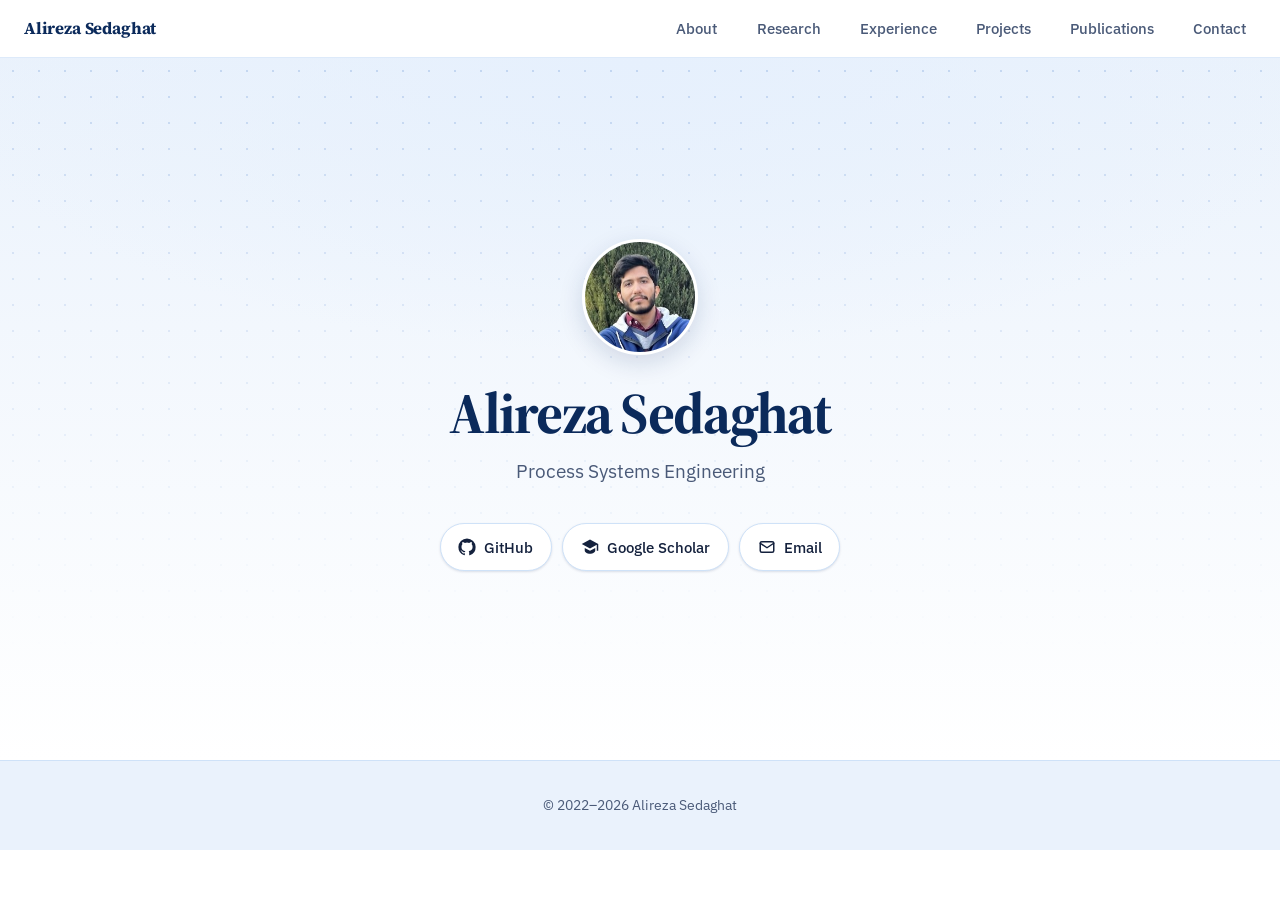
<file: index.html>
<!DOCTYPE html>
<html lang="en">
<head>
  <meta charset="utf-8">
  <meta name="viewport" content="width=device-width, initial-scale=1">
  <title>Alireza Sedaghat — Process System Engineer</title>
  <meta name="description" content="Homepage of Alireza Sedaghat, Process Systems Engineering">
  <meta name="theme-color" content="#0b2a5b">
  <link rel="canonical" href="https://arezasedaghat.github.io/">
  <meta property="og:title" content="Alireza Sedaghat — Chemical Engineer">
  <meta property="og:description" content="Modeling, simulation and control of chemical processes.">
  <meta property="og:type" content="profile">
  <meta property="og:url" content="https://arezasedaghat.github.io/">
  <meta name="twitter:card" content="summary">
  <link rel="icon" href="/favicon.svg" type="image/svg+xml">
  <link rel="preconnect" href="https://fonts.googleapis.com">
  <link rel="preconnect" href="https://fonts.gstatic.com" crossorigin>
  <link href="https://fonts.googleapis.com/css2?family=IBM+Plex+Sans:wght@400;500;600&family=Source+Serif+4:wght@600;700&display=swap" rel="stylesheet">
  <link rel="stylesheet" href="style.css">
  <script type="application/ld+json">
  {
    "@context": "https://schema.org",
    "@type": "Person",
    "name": "Alireza Sedaghat",
    "jobTitle": "Chemical Engineer",
    "url": "https://arezasedaghat.github.io/",
    "sameAs": [
      "https://github.com/arezasedaghat",
      "https://scholar.google.com/citations?user=bqL5dq0AAAAJ"
    ]
  }
  </script>
</head>
<body>
  <a class="skip-link" href="#main">Skip to content</a>

  <header class="topbar">
    <a class="brand" href="index.html">Alireza Sedaghat</a>
    <nav aria-label="Primary">
      <ul>
        <li><a href="about.html">About</a></li>
        <li><a href="research.html">Research</a></li>
        <li><a href="experience.html">Experience</a></li>
        <li><a href="projects.html">Projects</a></li>
        <li><a href="publications.html">Publications</a></li>
        <li><a href="contact.html">Contact</a></li>
      </ul>
    </nav>
  </header>

  <main id="main" class="hero">
    <img class="avatar" src="assets/avatar.jpg" alt="Alireza Sedaghat" width="116" height="116">
    <h1>Alireza Sedaghat</h1>
    <p class="role">Process Systems Engineering</p>

    <div class="social-links">
      <a href="https://github.com/arezasedaghat" rel="me noopener" target="_blank">
        <svg viewBox="0 0 24 24" fill="currentColor" aria-hidden="true"><path d="M12 .5A11.5 11.5 0 0 0 .5 12a11.5 11.5 0 0 0 7.86 10.93c.58.1.79-.25.79-.55v-2c-3.2.7-3.88-1.37-3.88-1.37-.53-1.33-1.29-1.69-1.29-1.69-1.05-.72.08-.7.08-.7 1.16.08 1.77 1.19 1.77 1.19 1.03 1.77 2.7 1.26 3.36.96.1-.74.4-1.26.73-1.55-2.55-.29-5.24-1.28-5.24-5.7 0-1.26.45-2.29 1.18-3.1-.12-.29-.51-1.46.11-3.05 0 0 .97-.31 3.18 1.18a11 11 0 0 1 5.8 0c2.2-1.49 3.17-1.18 3.17-1.18.63 1.59.24 2.76.12 3.05.74.81 1.18 1.84 1.18 3.1 0 4.43-2.7 5.41-5.26 5.7.41.36.78 1.06.78 2.14v3.17c0 .31.21.66.8.55A11.5 11.5 0 0 0 23.5 12 11.5 11.5 0 0 0 12 .5Z"/></svg>
        GitHub
      </a>
      <a href="https://scholar.google.com/citations?user=bqL5dq0AAAAJ&amp;hl=en" rel="me noopener" target="_blank">
        <svg viewBox="0 0 24 24" fill="currentColor" aria-hidden="true"><path d="M12 2 1 8l11 6 9-4.91V17h2V8L12 2Z"/><path d="M5 13.18V17c0 2 3.13 4 7 4s7-2 7-4v-3.82l-7 3.82-7-3.82Z"/></svg>
        Google Scholar
      </a>
      <a href="mailto:alireza29sedaghat79@gmail.com">
        <svg viewBox="0 0 24 24" fill="none" stroke="currentColor" stroke-width="2" stroke-linecap="round" stroke-linejoin="round" aria-hidden="true"><rect x="3" y="5" width="18" height="14" rx="2"/><path d="m3 7 9 6 9-6"/></svg>
        Email
      </a>
    </div>
  </main>

  <footer>
    <p>© 2022–<span id="year">2026</span> Alireza Sedaghat</p>
  </footer>

  <script>
    document.getElementById("year").textContent = new Date().getFullYear();
  </script>
</body>
</html>
</file>
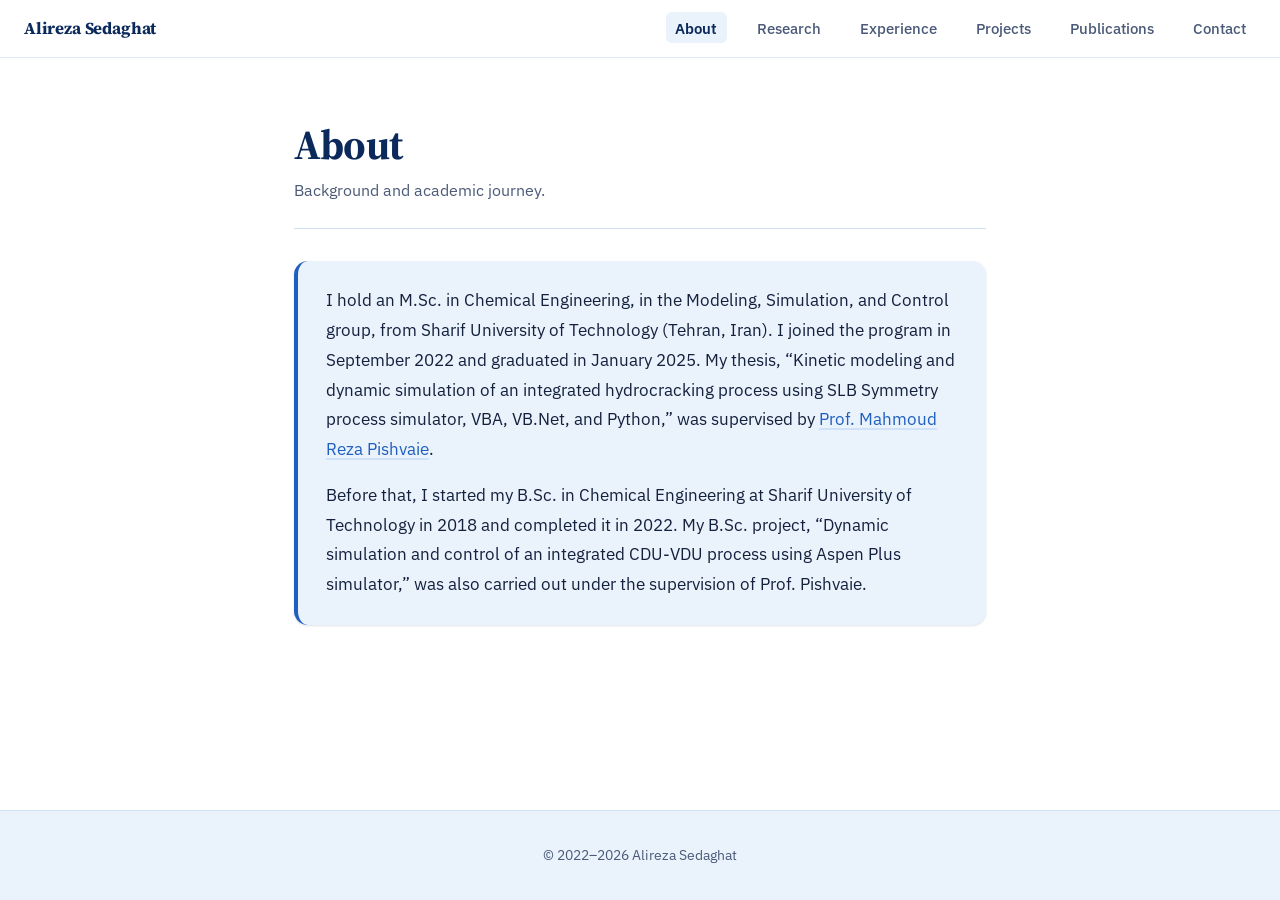
<file: about.html>
<!DOCTYPE html>
<html lang="en">
<head>
  <meta charset="utf-8">
  <meta name="viewport" content="width=device-width, initial-scale=1">
  <title>About — Alireza Sedaghat</title>
  <meta name="description" content="About Alireza Sedaghat, M.Sc. in Chemical Engineering from Sharif University of Technology.">
  <meta name="theme-color" content="#0b2a5b">
  <link rel="icon" href="/favicon.svg" type="image/svg+xml">
  <link rel="preconnect" href="https://fonts.googleapis.com">
  <link rel="preconnect" href="https://fonts.gstatic.com" crossorigin>
  <link href="https://fonts.googleapis.com/css2?family=IBM+Plex+Sans:wght@400;500;600&family=Source+Serif+4:wght@600;700&display=swap" rel="stylesheet">
  <link rel="stylesheet" href="style.css">
</head>
<body>
  <a class="skip-link" href="#main">Skip to content</a>

  <header class="topbar">
    <a class="brand" href="index.html">Alireza Sedaghat</a>
    <nav aria-label="Primary">
      <ul>
        <li><a href="about.html" aria-current="page">About</a></li>
        <li><a href="research.html">Research</a></li>
        <li><a href="experience.html">Experience</a></li>
        <li><a href="projects.html">Projects</a></li>
        <li><a href="publications.html">Publications</a></li>
        <li><a href="contact.html">Contact</a></li>
      </ul>
    </nav>
  </header>

  <main id="main" class="page">
    <header class="page-header">
      <h1>About</h1>
      <p>Background and academic journey.</p>
    </header>

    <div class="about-box">
      <p>
        I hold an M.Sc. in Chemical Engineering, in the Modeling, Simulation, and Control group,
        from Sharif University of Technology (Tehran, Iran). I joined the program in September 2022
        and graduated in January 2025. My thesis, “Kinetic modeling and dynamic simulation of an
        integrated hydrocracking process using SLB Symmetry process simulator, VBA, VB.Net, and
        Python,” was supervised by
        <a href="https://scholar.google.com/citations?user=EVMUh8cAAAAJ&amp;hl=en">Prof. Mahmoud Reza Pishvaie</a>.
      </p>
      <p>
        Before that, I started my B.Sc. in Chemical Engineering at Sharif University of Technology
        in 2018 and completed it in 2022. My B.Sc. project, “Dynamic simulation and control of an
        integrated CDU-VDU process using Aspen Plus simulator,” was also carried out under the
        supervision of Prof. Pishvaie.
      </p>
    </div>
  </main>

  <footer>
    <p>© 2022–<span id="year">2026</span> Alireza Sedaghat</p>
  </footer>

  <script>
    document.getElementById("year").textContent = new Date().getFullYear();
  </script>
</body>
</html>
</file>
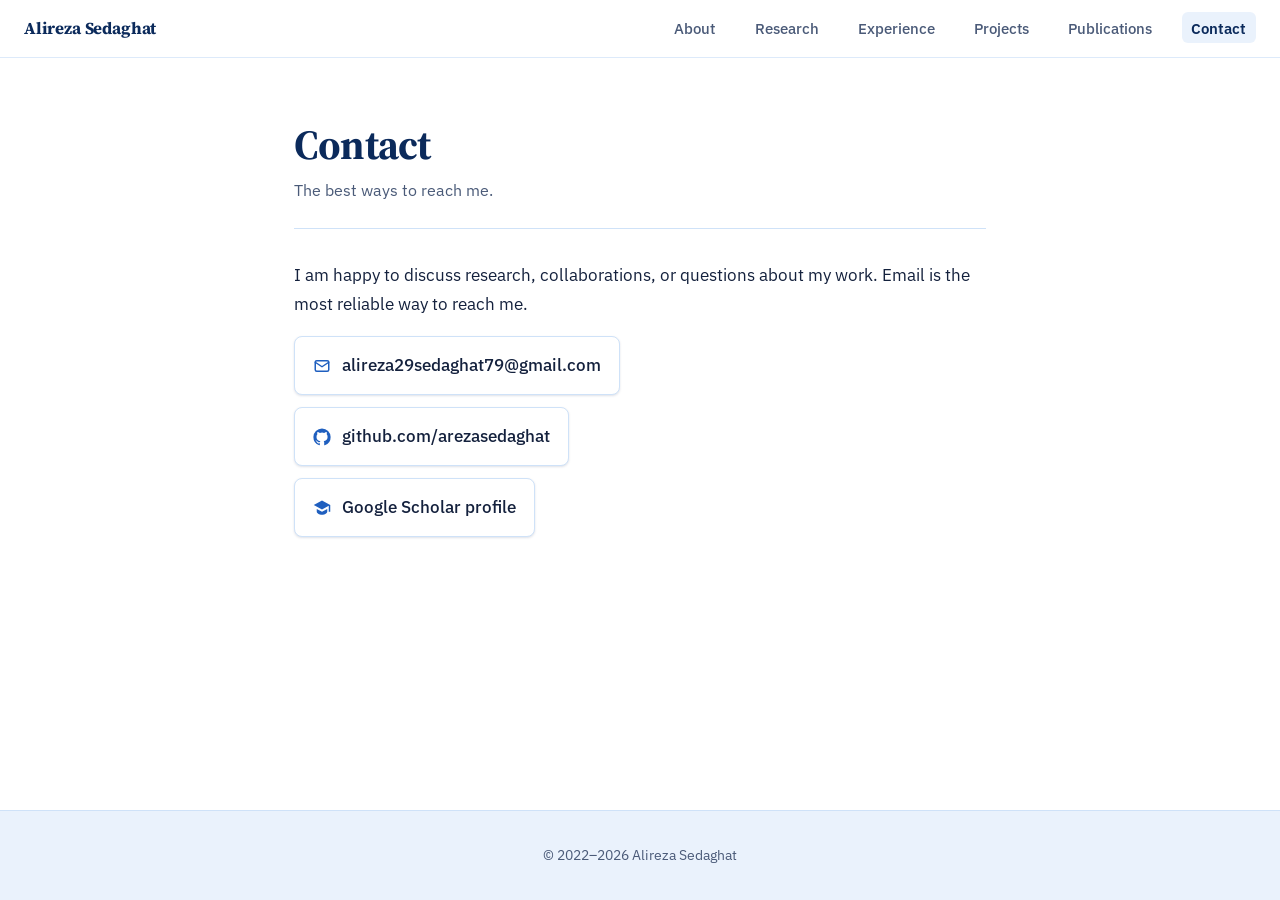
<file: contact.html>
<!DOCTYPE html>
<html lang="en">
<head>
  <meta charset="utf-8">
  <meta name="viewport" content="width=device-width, initial-scale=1">
  <title>Contact — Alireza Sedaghat</title>
  <meta name="description" content="Contact Alireza Sedaghat by email or GitHub.">
  <meta name="theme-color" content="#0b2a5b">
  <link rel="icon" href="/favicon.svg" type="image/svg+xml">
  <link rel="preconnect" href="https://fonts.googleapis.com">
  <link rel="preconnect" href="https://fonts.gstatic.com" crossorigin>
  <link href="https://fonts.googleapis.com/css2?family=IBM+Plex+Sans:wght@400;500;600&family=Source+Serif+4:wght@600;700&display=swap" rel="stylesheet">
  <link rel="stylesheet" href="style.css">
</head>
<body>
  <a class="skip-link" href="#main">Skip to content</a>

  <header class="topbar">
    <a class="brand" href="index.html">Alireza Sedaghat</a>
    <nav aria-label="Primary">
      <ul>
        <li><a href="about.html">About</a></li>
        <li><a href="research.html">Research</a></li>
        <li><a href="experience.html">Experience</a></li>
        <li><a href="projects.html">Projects</a></li>
        <li><a href="publications.html">Publications</a></li>
        <li><a href="contact.html" aria-current="page">Contact</a></li>
      </ul>
    </nav>
  </header>

  <main id="main" class="page">
    <header class="page-header">
      <h1>Contact</h1>
      <p>The best ways to reach me.</p>
    </header>

    <p>
      I am happy to discuss research, collaborations, or questions about my work.
      Email is the most reliable way to reach me.
    </p>

    <ul class="contact-list">
      <li>
        <a href="mailto:alireza29sedaghat79@gmail.com">
          <svg viewBox="0 0 24 24" fill="none" stroke="currentColor" stroke-width="2" stroke-linecap="round" stroke-linejoin="round" aria-hidden="true"><rect x="3" y="5" width="18" height="14" rx="2"/><path d="m3 7 9 6 9-6"/></svg>
          alireza29sedaghat79@gmail.com
        </a>
      </li>
      <li>
        <a href="https://github.com/arezasedaghat" rel="me noopener" target="_blank">
          <svg viewBox="0 0 24 24" fill="currentColor" aria-hidden="true"><path d="M12 .5A11.5 11.5 0 0 0 .5 12a11.5 11.5 0 0 0 7.86 10.93c.58.1.79-.25.79-.55v-2c-3.2.7-3.88-1.37-3.88-1.37-.53-1.33-1.29-1.69-1.29-1.69-1.05-.72.08-.7.08-.7 1.16.08 1.77 1.19 1.77 1.19 1.03 1.77 2.7 1.26 3.36.96.1-.74.4-1.26.73-1.55-2.55-.29-5.24-1.28-5.24-5.7 0-1.26.45-2.29 1.18-3.1-.12-.29-.51-1.46.11-3.05 0 0 .97-.31 3.18 1.18a11 11 0 0 1 5.8 0c2.2-1.49 3.17-1.18 3.17-1.18.63 1.59.24 2.76.12 3.05.74.81 1.18 1.84 1.18 3.1 0 4.43-2.7 5.41-5.26 5.7.41.36.78 1.06.78 2.14v3.17c0 .31.21.66.8.55A11.5 11.5 0 0 0 23.5 12 11.5 11.5 0 0 0 12 .5Z"/></svg>
          github.com/arezasedaghat
        </a>
      </li>
      <li>
        <a href="https://scholar.google.com/citations?user=bqL5dq0AAAAJ&amp;hl=en" rel="me noopener" target="_blank">
          <svg viewBox="0 0 24 24" fill="currentColor" aria-hidden="true"><path d="M12 2 1 8l11 6 9-4.91V17h2V8L12 2Z"/><path d="M5 13.18V17c0 2 3.13 4 7 4s7-2 7-4v-3.82l-7 3.82-7-3.82Z"/></svg>
          Google Scholar profile
        </a>
      </li>
    </ul>
  </main>

  <footer>
    <p>© 2022–<span id="year">2026</span> Alireza Sedaghat</p>
  </footer>

  <script>
    document.getElementById("year").textContent = new Date().getFullYear();
  </script>
</body>
</html>
</file>
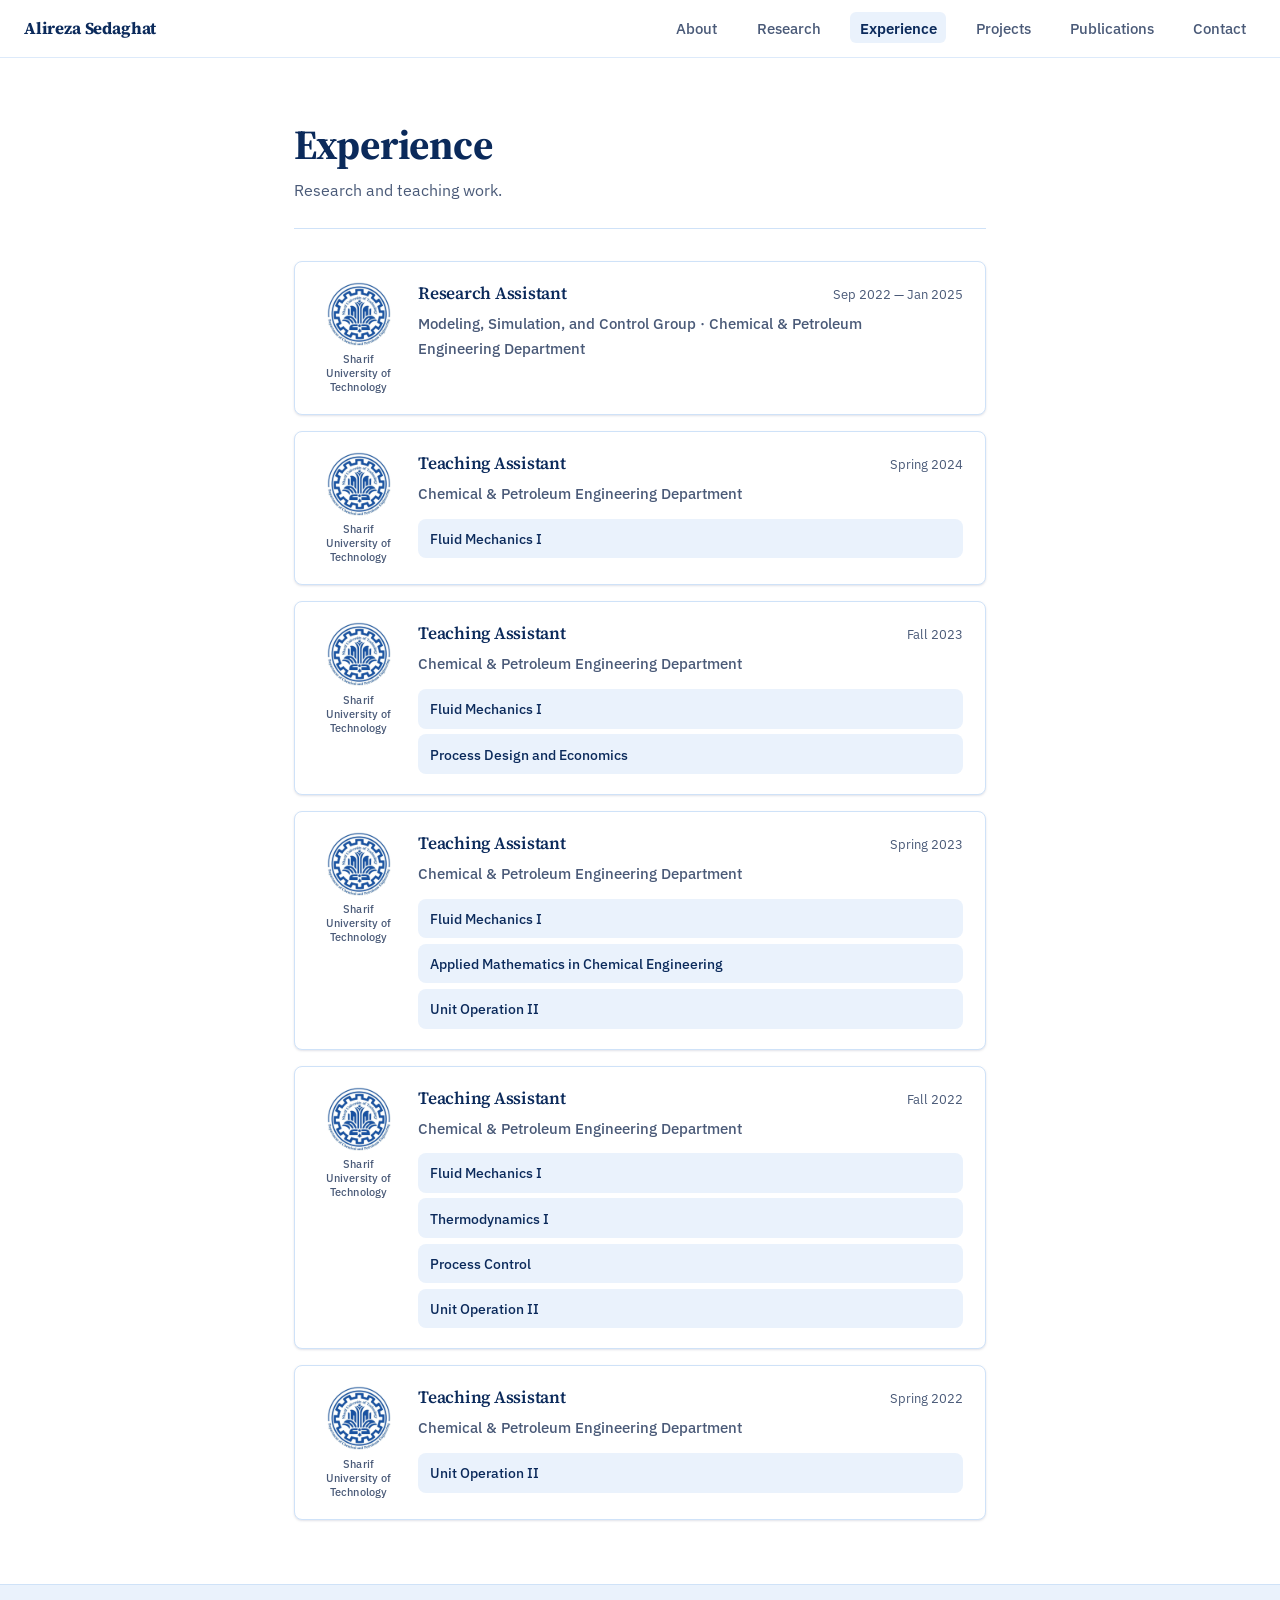
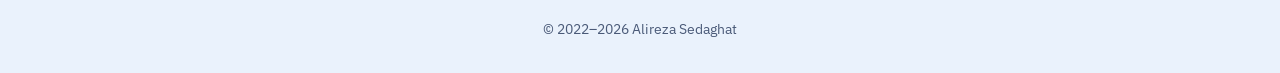
<file: experience.html>
<!DOCTYPE html>
<html lang="en">
<head>
  <meta charset="utf-8">
  <meta name="viewport" content="width=device-width, initial-scale=1">
  <title>Experience — Alireza Sedaghat</title>
  <meta name="description" content="Professional and research experience of Alireza Sedaghat.">
  <meta name="theme-color" content="#0b2a5b">
  <link rel="icon" href="/favicon.svg" type="image/svg+xml">
  <link rel="preconnect" href="https://fonts.googleapis.com">
  <link rel="preconnect" href="https://fonts.gstatic.com" crossorigin>
  <link href="https://fonts.googleapis.com/css2?family=IBM+Plex+Sans:wght@400;500;600&family=Source+Serif+4:wght@600;700&display=swap" rel="stylesheet">
  <link rel="stylesheet" href="style.css">
</head>
<body>
  <a class="skip-link" href="#main">Skip to content</a>

  <header class="topbar">
    <a class="brand" href="index.html">Alireza Sedaghat</a>
    <nav aria-label="Primary">
      <ul>
        <li><a href="about.html">About</a></li>
        <li><a href="research.html">Research</a></li>
        <li><a href="experience.html" aria-current="page">Experience</a></li>
        <li><a href="projects.html">Projects</a></li>
        <li><a href="publications.html">Publications</a></li>
        <li><a href="contact.html">Contact</a></li>
      </ul>
    </nav>
  </header>

  <main id="main" class="page">
    <header class="page-header">
      <h1>Experience</h1>
      <p>Research and teaching work.</p>
    </header>

    <ul class="timeline">

      <!-- Research Assistant -->
      <li class="timeline-item">
        <aside class="timeline-logo" aria-hidden="true">
          <img src="assets/sharif-logo.png" alt="" width="64" height="64">
          <span class="logo-caption">Sharif University of Technology</span>
        </aside>
        <div class="timeline-body">
          <div class="timeline-head">
            <h2 class="timeline-role">Research Assistant</h2>
            <span class="timeline-date">Sep 2022 — Jan 2025</span>
          </div>
          <p class="timeline-org">
            Modeling, Simulation, and Control Group · Chemical &amp; Petroleum Engineering Department
          </p>
        </div>
      </li>

      <!-- Spring 2024 -->
      <li class="timeline-item">
        <aside class="timeline-logo" aria-hidden="true">
          <img src="assets/sharif-logo.png" alt="" width="64" height="64">
          <span class="logo-caption">Sharif University of Technology</span>
        </aside>
        <div class="timeline-body">
          <div class="timeline-head">
            <h2 class="timeline-role">Teaching Assistant</h2>
            <span class="timeline-date">Spring 2024</span>
          </div>
          <p class="timeline-org">
            Chemical &amp; Petroleum Engineering Department
          </p>
          <ul class="timeline-courses">
            <li><span class="course-name">Fluid Mechanics I</span></li>
          </ul>
        </div>
      </li>

      <!-- Fall 2023 -->
      <li class="timeline-item">
        <aside class="timeline-logo" aria-hidden="true">
          <img src="assets/sharif-logo.png" alt="" width="64" height="64">
          <span class="logo-caption">Sharif University of Technology</span>
        </aside>
        <div class="timeline-body">
          <div class="timeline-head">
            <h2 class="timeline-role">Teaching Assistant</h2>
            <span class="timeline-date">Fall 2023</span>
          </div>
          <p class="timeline-org">
            Chemical &amp; Petroleum Engineering Department
          </p>
          <ul class="timeline-courses">
            <li><span class="course-name">Fluid Mechanics I</span></li>
            <li><span class="course-name">Process Design and Economics</span></li>
          </ul>
        </div>
      </li>

      <!-- Spring 2023 -->
      <li class="timeline-item">
        <aside class="timeline-logo" aria-hidden="true">
          <img src="assets/sharif-logo.png" alt="" width="64" height="64">
          <span class="logo-caption">Sharif University of Technology</span>
        </aside>
        <div class="timeline-body">
          <div class="timeline-head">
            <h2 class="timeline-role">Teaching Assistant</h2>
            <span class="timeline-date">Spring 2023</span>
          </div>
          <p class="timeline-org">
            Chemical &amp; Petroleum Engineering Department
          </p>
          <ul class="timeline-courses">
            <li><span class="course-name">Fluid Mechanics I</span></li>
            <li><span class="course-name">Applied Mathematics in Chemical Engineering</span></li>
            <li><span class="course-name">Unit Operation II</span></li>
          </ul>
        </div>
      </li>

      <!-- Fall 2022 -->
      <li class="timeline-item">
        <aside class="timeline-logo" aria-hidden="true">
          <img src="assets/sharif-logo.png" alt="" width="64" height="64">
          <span class="logo-caption">Sharif University of Technology</span>
        </aside>
        <div class="timeline-body">
          <div class="timeline-head">
            <h2 class="timeline-role">Teaching Assistant</h2>
            <span class="timeline-date">Fall 2022</span>
          </div>
          <p class="timeline-org">
            Chemical &amp; Petroleum Engineering Department
          </p>
          <ul class="timeline-courses">
            <li><span class="course-name">Fluid Mechanics I</span></li>
            <li><span class="course-name">Thermodynamics I</span></li>
            <li><span class="course-name">Process Control</span></li>
            <li><span class="course-name">Unit Operation II</span></li>
          </ul>
        </div>
      </li>

      <!-- Spring 2022 -->
      <li class="timeline-item">
        <aside class="timeline-logo" aria-hidden="true">
          <img src="assets/sharif-logo.png" alt="" width="64" height="64">
          <span class="logo-caption">Sharif University of Technology</span>
        </aside>
        <div class="timeline-body">
          <div class="timeline-head">
            <h2 class="timeline-role">Teaching Assistant</h2>
            <span class="timeline-date">Spring 2022</span>
          </div>
          <p class="timeline-org">
            Chemical &amp; Petroleum Engineering Department
          </p>
          <ul class="timeline-courses">
            <li><span class="course-name">Unit Operation II</span></li>
          </ul>
        </div>
      </li>

    </ul>
  </main>

  <footer>
    <p>© 2022–<span id="year">2026</span> Alireza Sedaghat</p>
  </footer>

  <script>
    document.getElementById("year").textContent = new Date().getFullYear();
  </script>
</body>
</html>
</file>
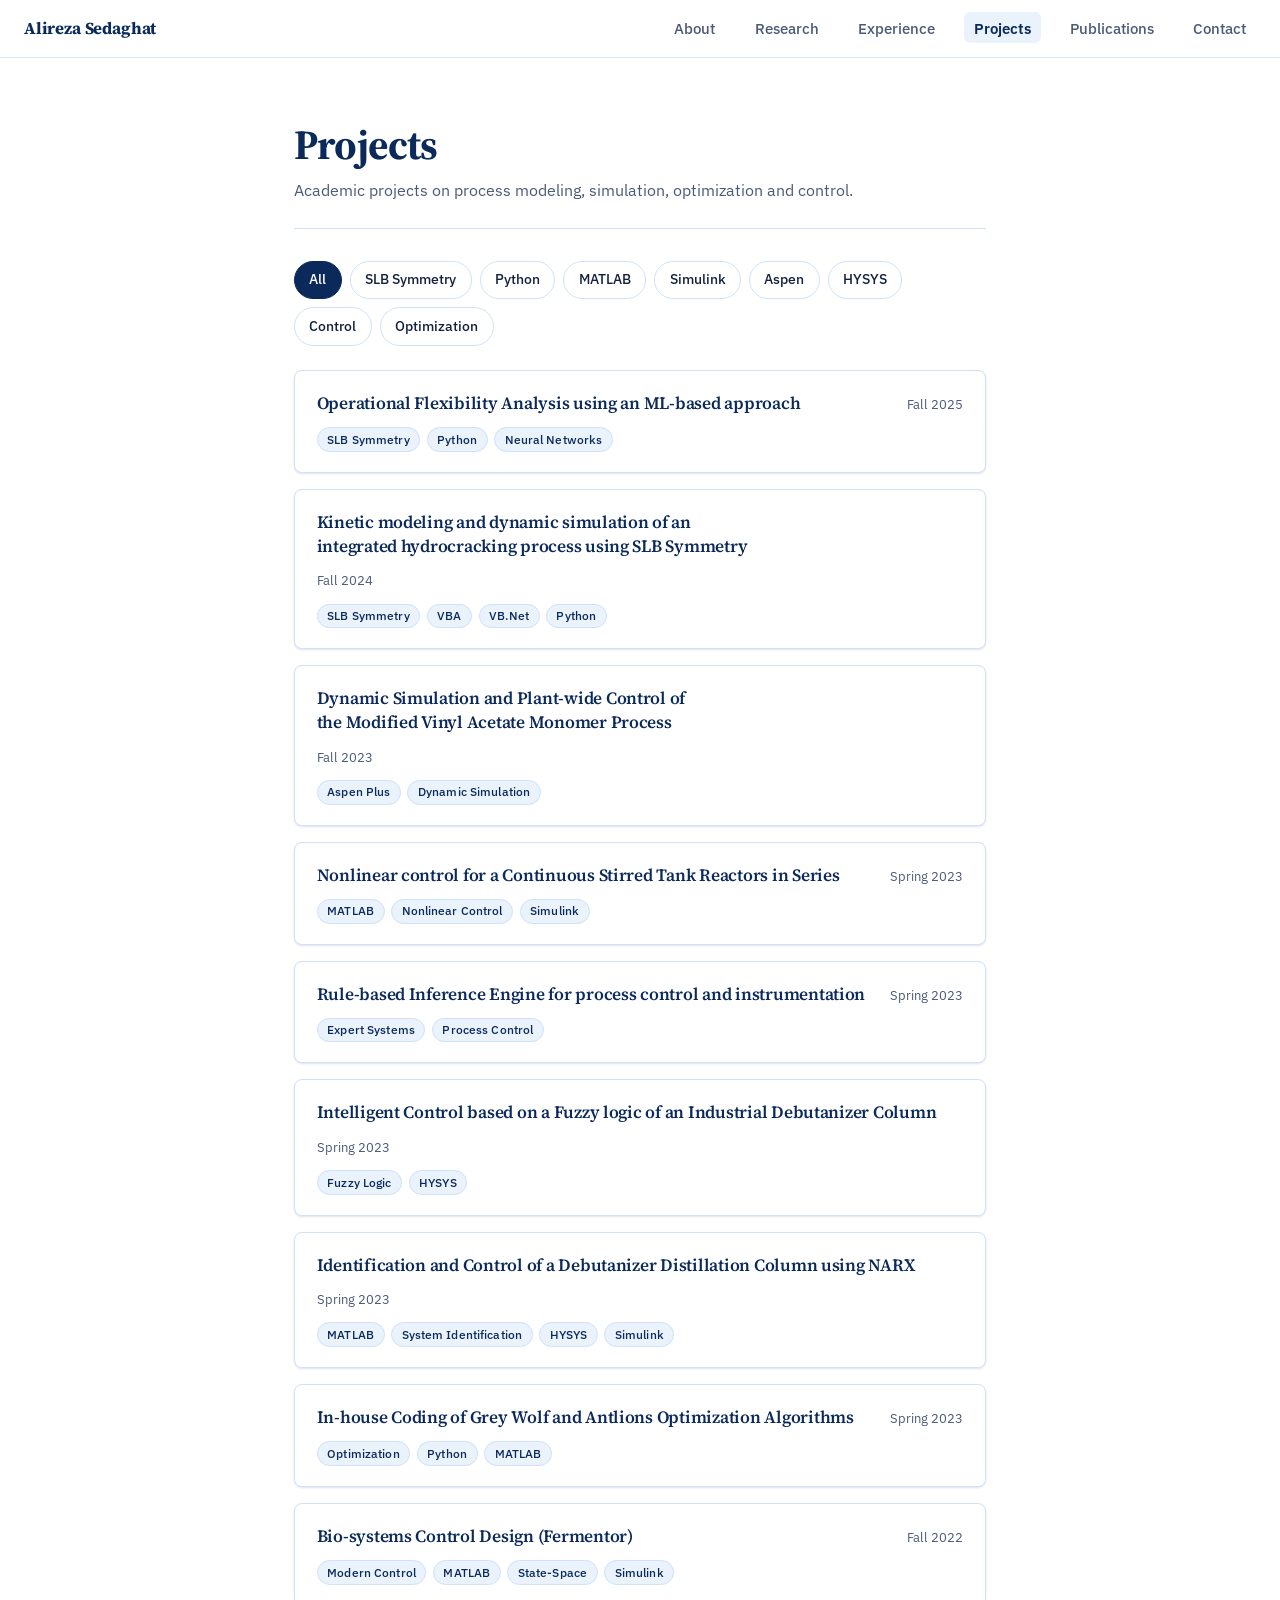
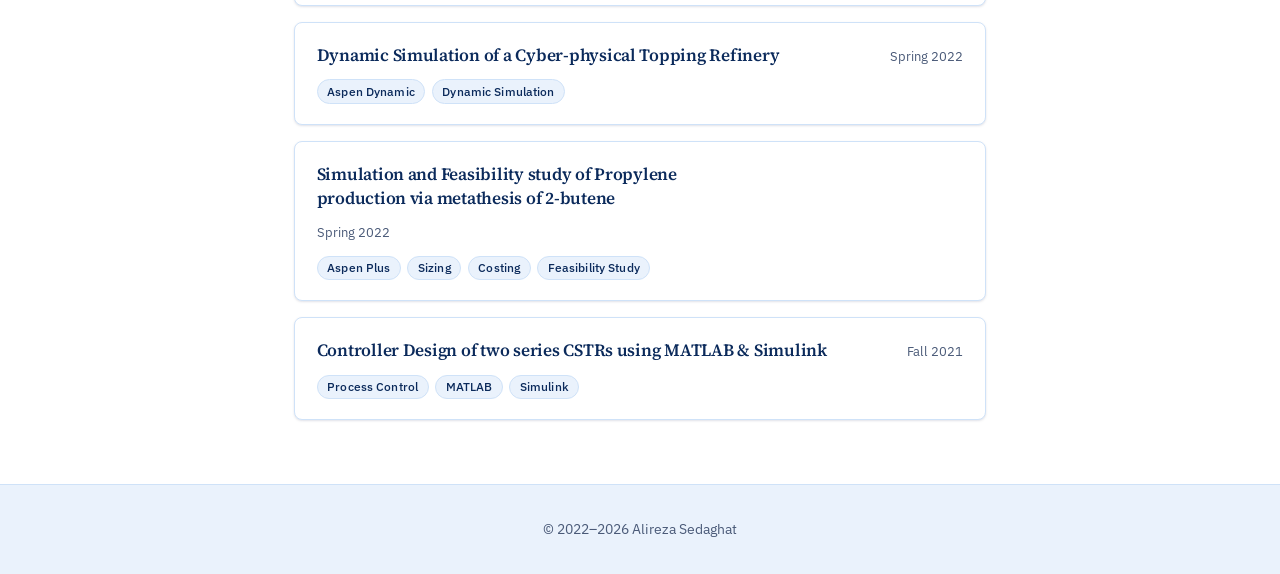
<file: projects.html>
<!DOCTYPE html>
<html lang="en">
<head>
  <meta charset="utf-8">
  <meta name="viewport" content="width=device-width, initial-scale=1">
  <title>Projects — Alireza Sedaghat</title>
  <meta name="description" content="Academic projects by Alireza Sedaghat on process modeling, simulation, optimization and control.">
  <meta name="theme-color" content="#0b2a5b">
  <link rel="icon" href="/favicon.svg" type="image/svg+xml">
  <link rel="preconnect" href="https://fonts.googleapis.com">
  <link rel="preconnect" href="https://fonts.gstatic.com" crossorigin>
  <link href="https://fonts.googleapis.com/css2?family=IBM+Plex+Sans:wght@400;500;600&family=Source+Serif+4:wght@600;700&display=swap" rel="stylesheet">
  <link rel="stylesheet" href="style.css">
</head>
<body>
  <a class="skip-link" href="#main">Skip to content</a>

  <header class="topbar">
    <a class="brand" href="index.html">Alireza Sedaghat</a>
    <nav aria-label="Primary">
      <ul>
        <li><a href="about.html">About</a></li>
        <li><a href="research.html">Research</a></li>
        <li><a href="experience.html">Experience</a></li>
        <li><a href="projects.html" aria-current="page">Projects</a></li>
        <li><a href="publications.html">Publications</a></li>
        <li><a href="contact.html">Contact</a></li>
      </ul>
    </nav>
  </header>

  <main id="main" class="page">
    <header class="page-header">
      <h1>Projects</h1>
      <p>Academic projects on process modeling, simulation, optimization and control.</p>
    </header>

    <div class="project-filter" role="group" aria-label="Filter projects">
      <button type="button" data-filter="all" aria-pressed="true">All</button>
      <button type="button" data-filter="slb-symmetry" aria-pressed="false">SLB Symmetry</button>
      <button type="button" data-filter="python" aria-pressed="false">Python</button>
      <button type="button" data-filter="matlab" aria-pressed="false">MATLAB</button>
      <button type="button" data-filter="simulink" aria-pressed="false">Simulink</button>
      <button type="button" data-filter="aspen" aria-pressed="false">Aspen</button>
      <button type="button" data-filter="hysys" aria-pressed="false">HYSYS</button>
      <button type="button" data-filter="control" aria-pressed="false">Control</button>
      <button type="button" data-filter="optimization" aria-pressed="false">Optimization</button>
    </div>

    <ul class="projects" id="projects-list">

      <li class="project" data-tags="slb-symmetry python neural-networks ai ml">
        <div class="project-head">
          <h2 class="project-title">Operational Flexibility Analysis using an ML-based approach</h2>
          <span class="project-date">Fall 2025</span>
        </div>
        <ul class="project-tags" aria-label="Technologies">
          <li>SLB Symmetry</li>
          <li>Python</li>
          <li>Neural Networks</li>
        </ul>
      </li>

      <li class="project" data-tags="slb-symmetry vba vb-net python simulation kinetic">
        <div class="project-head">
          <h2 class="project-title">Kinetic modeling and dynamic simulation of an integrated hydrocracking process using SLB Symmetry</h2>
          <span class="project-date">Fall 2024</span>
        </div>
        <ul class="project-tags" aria-label="Technologies">
          <li>SLB Symmetry</li>
          <li>VBA</li>
          <li>VB.Net</li>
          <li>Python</li>
        </ul>
      </li>

      <li class="project" data-tags="aspen aspen-plus dynamic-simulation control">
        <div class="project-head">
          <h2 class="project-title">Dynamic Simulation and Plant-wide Control of the Modified Vinyl Acetate Monomer Process</h2>
          <span class="project-date">Fall 2023</span>
        </div>
        <ul class="project-tags" aria-label="Technologies">
          <li>Aspen Plus</li>
          <li>Dynamic Simulation</li>
        </ul>
      </li>

      <li class="project" data-tags="matlab simulink control nonlinear-control">
        <div class="project-head">
          <h2 class="project-title">Nonlinear control for a Continuous Stirred Tank Reactors in Series</h2>
          <span class="project-date">Spring 2023</span>
        </div>
        <ul class="project-tags" aria-label="Technologies">
          <li>MATLAB</li>
          <li>Nonlinear Control</li>
          <li>Simulink</li>
        </ul>
      </li>

      <li class="project" data-tags="expert-systems control process-control">
        <div class="project-head">
          <h2 class="project-title">Rule-based Inference Engine for process control and instrumentation</h2>
          <span class="project-date">Spring 2023</span>
        </div>
        <ul class="project-tags" aria-label="Technologies">
          <li>Expert Systems</li>
          <li>Process Control</li>
        </ul>
      </li>

      <li class="project" data-tags="fuzzy-logic hysys control intelligent-control">
        <div class="project-head">
          <h2 class="project-title">Intelligent Control based on a Fuzzy logic of an Industrial Debutanizer Column</h2>
          <span class="project-date">Spring 2023</span>
        </div>
        <ul class="project-tags" aria-label="Technologies">
          <li>Fuzzy Logic</li>
          <li>HYSYS</li>
        </ul>
      </li>

      <li class="project" data-tags="matlab simulink system-identification hysys control">
        <div class="project-head">
          <h2 class="project-title">Identification and Control of a Debutanizer Distillation Column using NARX</h2>
          <span class="project-date">Spring 2023</span>
        </div>
        <ul class="project-tags" aria-label="Technologies">
          <li>MATLAB</li>
          <li>System Identification</li>
          <li>HYSYS</li>
          <li>Simulink</li>
        </ul>
      </li>

      <li class="project" data-tags="optimization python matlab">
        <div class="project-head">
          <h2 class="project-title">In-house Coding of Grey Wolf and Antlions Optimization Algorithms</h2>
          <span class="project-date">Spring 2023</span>
        </div>
        <ul class="project-tags" aria-label="Technologies">
          <li>Optimization</li>
          <li>Python</li>
          <li>MATLAB</li>
        </ul>
      </li>

      <li class="project" data-tags="modern-control matlab state-space simulink control">
        <div class="project-head">
          <h2 class="project-title">Bio-systems Control Design (Fermentor)</h2>
          <span class="project-date">Fall 2022</span>
        </div>
        <ul class="project-tags" aria-label="Technologies">
          <li>Modern Control</li>
          <li>MATLAB</li>
          <li>State-Space</li>
          <li>Simulink</li>
        </ul>
      </li>

      <li class="project" data-tags="aspen aspen-dynamic dynamic-simulation">
        <div class="project-head">
          <h2 class="project-title">Dynamic Simulation of a Cyber-physical Topping Refinery</h2>
          <span class="project-date">Spring 2022</span>
        </div>
        <ul class="project-tags" aria-label="Technologies">
          <li>Aspen Dynamic</li>
          <li>Dynamic Simulation</li>
        </ul>
      </li>

      <li class="project" data-tags="aspen aspen-plus sizing costing feasibility-study">
        <div class="project-head">
          <h2 class="project-title">Simulation and Feasibility study of Propylene production via metathesis of 2-butene</h2>
          <span class="project-date">Spring 2022</span>
        </div>
        <ul class="project-tags" aria-label="Technologies">
          <li>Aspen Plus</li>
          <li>Sizing</li>
          <li>Costing</li>
          <li>Feasibility Study</li>
        </ul>
      </li>

      <li class="project" data-tags="matlab simulink control process-control">
        <div class="project-head">
          <h2 class="project-title">Controller Design of two series CSTRs using MATLAB &amp; Simulink</h2>
          <span class="project-date">Fall 2021</span>
        </div>
        <ul class="project-tags" aria-label="Technologies">
          <li>Process Control</li>
          <li>MATLAB</li>
          <li>Simulink</li>
        </ul>
      </li>

    </ul>

    <p id="projects-empty" hidden>No projects match this filter.</p>
  </main>

  <footer>
    <p>© 2022–<span id="year">2026</span> Alireza Sedaghat</p>
  </footer>

  <script>
    document.getElementById("year").textContent = new Date().getFullYear();

    (function () {
      const bar = document.querySelector('.project-filter');
      if (!bar) return;
      const items = [...document.querySelectorAll('#projects-list .project')];
      const empty = document.getElementById('projects-empty');

      bar.addEventListener('click', (e) => {
        const btn = e.target.closest('button[data-filter]');
        if (!btn) return;

        bar.querySelectorAll('button').forEach(b => b.setAttribute('aria-pressed', String(b === btn)));
        const f = btn.dataset.filter;

        let shown = 0;
        items.forEach(item => {
          const match = f === 'all' || (item.dataset.tags || '').split(/\s+/).includes(f);
          item.hidden = !match;
          if (match) shown++;
        });
        if (empty) empty.hidden = shown !== 0;
      });
    })();
  </script>
</body>
</html>
</file>
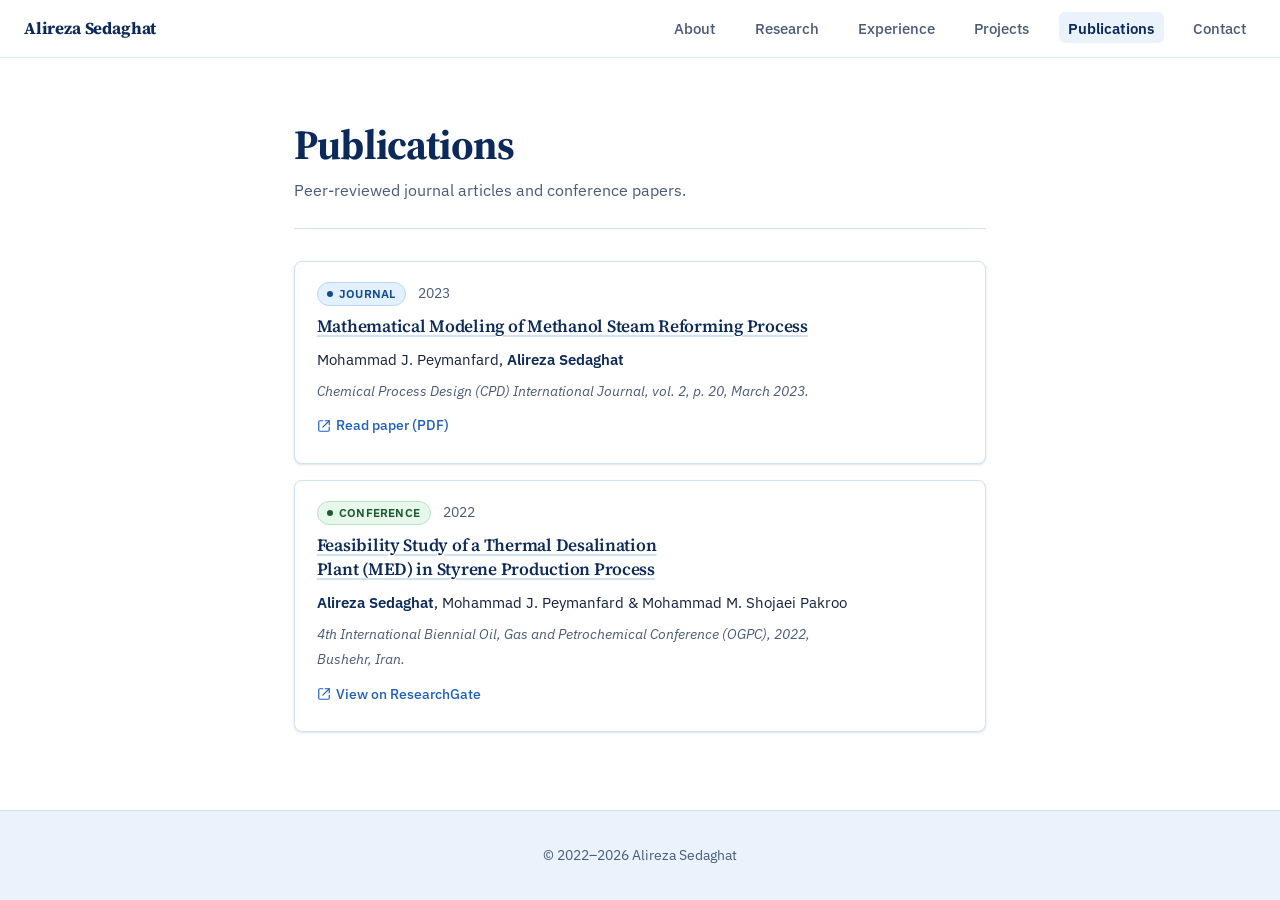
<file: publications.html>
<!DOCTYPE html>
<html lang="en">
<head>
  <meta charset="utf-8">
  <meta name="viewport" content="width=device-width, initial-scale=1">
  <title>Publications — Alireza Sedaghat</title>
  <meta name="description" content="Peer-reviewed journal articles and conference papers by Alireza Sedaghat.">
  <meta name="theme-color" content="#0b2a5b">
  <link rel="icon" href="/favicon.svg" type="image/svg+xml">
  <link rel="preconnect" href="https://fonts.googleapis.com">
  <link rel="preconnect" href="https://fonts.gstatic.com" crossorigin>
  <link href="https://fonts.googleapis.com/css2?family=IBM+Plex+Sans:wght@400;500;600&family=Source+Serif+4:wght@600;700&display=swap" rel="stylesheet">
  <link rel="stylesheet" href="style.css">
</head>
<body>
  <a class="skip-link" href="#main">Skip to content</a>

  <header class="topbar">
    <a class="brand" href="index.html">Alireza Sedaghat</a>
    <nav aria-label="Primary">
      <ul>
        <li><a href="about.html">About</a></li>
        <li><a href="research.html">Research</a></li>
        <li><a href="experience.html">Experience</a></li>
        <li><a href="projects.html">Projects</a></li>
        <li><a href="publications.html" aria-current="page">Publications</a></li>
        <li><a href="contact.html">Contact</a></li>
      </ul>
    </nav>
  </header>

  <main id="main" class="page">
    <header class="page-header">
      <h1>Publications</h1>
      <p>Peer-reviewed journal articles and conference papers.</p>
    </header>

    <ul class="pub-list">

      <li class="pub-item">
        <div class="pub-meta">
          <span class="tag tag-journal">Journal</span>
          <span class="pub-year">2023</span>
        </div>
        <h2 class="pub-title">
          <a href="https://cpd.usb.ac.ir/article_7794_468241a6846c60dafa854b585a96b719.pdf"
             target="_blank" rel="noopener">
            Mathematical Modeling of Methanol Steam Reforming Process
          </a>
        </h2>
        <p class="pub-authors">
          Mohammad J. Peymanfard, <span class="me">Alireza Sedaghat</span>
        </p>
        <p class="pub-venue">
          Chemical Process Design (CPD) International Journal, vol. 2, p. 20, March 2023.
        </p>
        <a class="pub-link"
           href="https://cpd.usb.ac.ir/article_7794_468241a6846c60dafa854b585a96b719.pdf"
           target="_blank" rel="noopener">
          <svg viewBox="0 0 24 24" fill="none" stroke="currentColor" stroke-width="2" stroke-linecap="round" stroke-linejoin="round" aria-hidden="true">
            <path d="M14 3h7v7"/><path d="M21 3 10 14"/><path d="M21 14v5a2 2 0 0 1-2 2H5a2 2 0 0 1-2-2V5a2 2 0 0 1 2-2h5"/>
          </svg>
          Read paper (PDF)
        </a>
      </li>

      <li class="pub-item">
        <div class="pub-meta">
          <span class="tag tag-conference">Conference</span>
          <span class="pub-year">2022</span>
        </div>
        <h2 class="pub-title">
          <a href="https://www.researchgate.net/publication/370845502_Feasibility_Study_of_a_Thermal_Desalination_Plant_MED_in_the_Styrene_Production_Process"
             target="_blank" rel="noopener">
            Feasibility Study of a Thermal Desalination Plant (MED) in Styrene Production Process
          </a>
        </h2>
        <p class="pub-authors">
          <span class="me">Alireza Sedaghat</span>, Mohammad J. Peymanfard &amp; Mohammad M. Shojaei Pakroo
        </p>
        <p class="pub-venue">
          4th International Biennial Oil, Gas and Petrochemical Conference (OGPC), 2022, Bushehr, Iran.
        </p>
        <a class="pub-link"
           href="https://www.researchgate.net/publication/370845502_Feasibility_Study_of_a_Thermal_Desalination_Plant_MED_in_the_Styrene_Production_Process"
           target="_blank" rel="noopener">
          <svg viewBox="0 0 24 24" fill="none" stroke="currentColor" stroke-width="2" stroke-linecap="round" stroke-linejoin="round" aria-hidden="true">
            <path d="M14 3h7v7"/><path d="M21 3 10 14"/><path d="M21 14v5a2 2 0 0 1-2 2H5a2 2 0 0 1-2-2V5a2 2 0 0 1 2-2h5"/>
          </svg>
          View on ResearchGate
        </a>
      </li>

    </ul>
  </main>

  <footer>
    <p>© 2022–<span id="year">2026</span> Alireza Sedaghat</p>
  </footer>

  <script>
    document.getElementById("year").textContent = new Date().getFullYear();
  </script>
</body>
</html>
</file>
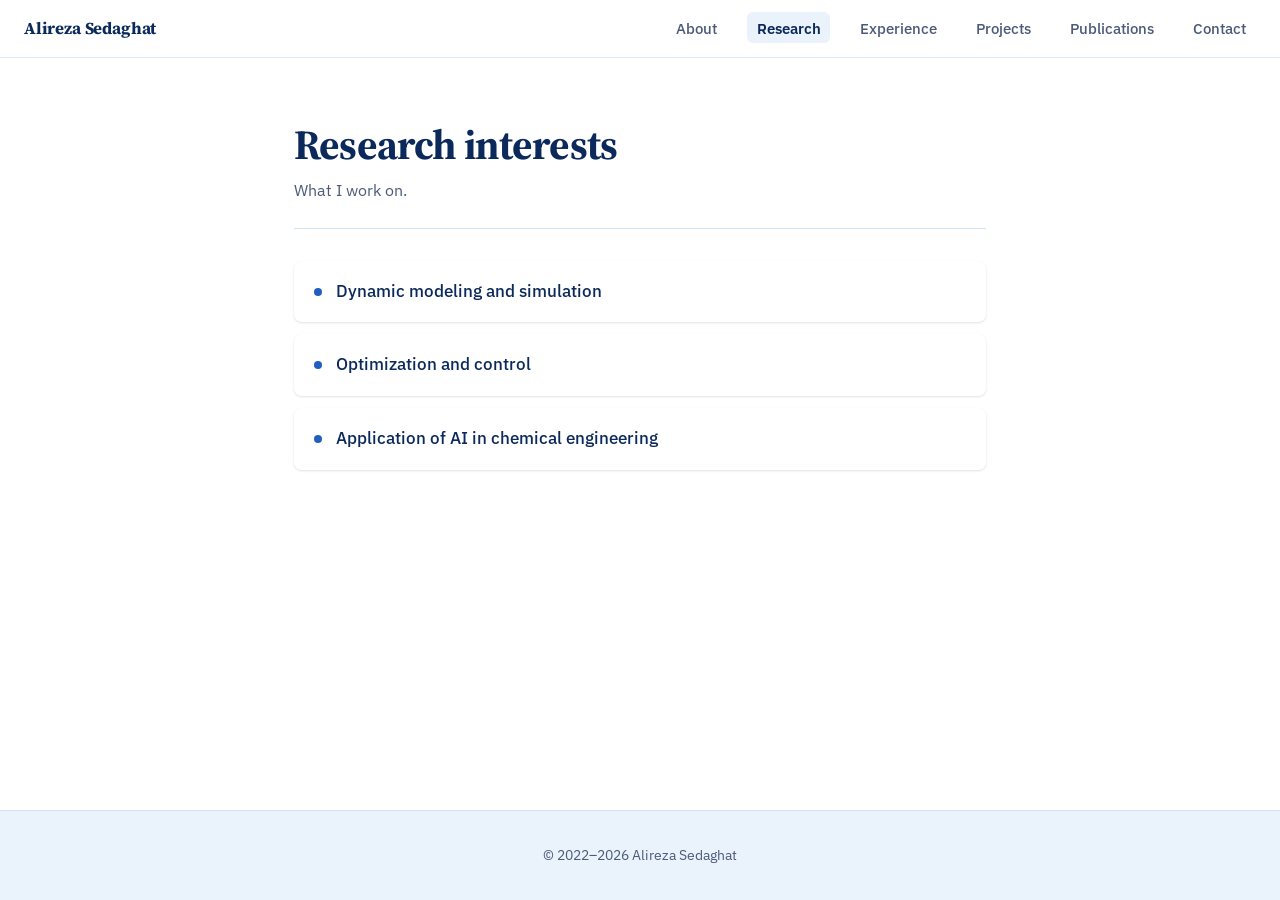
<file: research.html>
<!DOCTYPE html>
<html lang="en">
<head>
  <meta charset="utf-8">
  <meta name="viewport" content="width=device-width, initial-scale=1">
  <title>Research — Alireza Sedaghat</title>
  <meta name="description" content="Research interests: dynamic modeling, optimization and control, and AI in chemical engineering.">
  <meta name="theme-color" content="#0b2a5b">
  <link rel="icon" href="/favicon.svg" type="image/svg+xml">
  <link rel="preconnect" href="https://fonts.googleapis.com">
  <link rel="preconnect" href="https://fonts.gstatic.com" crossorigin>
  <link href="https://fonts.googleapis.com/css2?family=IBM+Plex+Sans:wght@400;500;600&family=Source+Serif+4:wght@600;700&display=swap" rel="stylesheet">
  <link rel="stylesheet" href="style.css">
</head>
<body>
  <a class="skip-link" href="#main">Skip to content</a>

  <header class="topbar">
    <a class="brand" href="index.html">Alireza Sedaghat</a>
    <nav aria-label="Primary">
      <ul>
        <li><a href="about.html">About</a></li>
        <li><a href="research.html" aria-current="page">Research</a></li>
        <li><a href="experience.html">Experience</a></li>
        <li><a href="projects.html">Projects</a></li>
        <li><a href="publications.html">Publications</a></li>
        <li><a href="contact.html">Contact</a></li>
      </ul>
    </nav>
  </header>

  <main id="main" class="page">
    <header class="page-header">
      <h1>Research interests</h1>
      <p>What I work on.</p>
    </header>

    <ul class="interests">
      <li>Dynamic modeling and simulation</li>
      <li>Optimization and control</li>
      <li>Application of AI in chemical engineering</li>
    </ul>
  </main>

  <footer>
    <p>© 2022–<span id="year">2026</span> Alireza Sedaghat</p>
  </footer>

  <script>
    document.getElementById("year").textContent = new Date().getFullYear();
  </script>
</body>
</html>
</file>
<file: style.css>
:root {
  color-scheme: light;
  --navy: #0b2a5b;
  --blue: #1f5fbf;
  --sky: #cfe2f8;
  --mist: #eaf2fc;
  --white: #ffffff;
  --ink: #14213d;
  --muted: #4a5a78;

  --tag-journal-bg: #e3f0ff;
  --tag-journal-fg: #114a8f;
  --tag-journal-border: #b9d6f6;
  --tag-conf-bg: #e7f7ec;
  --tag-conf-fg: #1b5a2f;
  --tag-conf-border: #b8e3c6;

  --radius: 14px;
  --radius-sm: 8px;
  --shadow-sm: 0 1px 2px rgba(11, 42, 91, .06), 0 1px 3px rgba(11, 42, 91, .08);
  --shadow-md: 0 4px 14px rgba(11, 42, 91, .10), 0 2px 4px rgba(11, 42, 91, .06);
  --shadow-lg: 0 8px 24px rgba(11, 42, 91, .15);

  --serif: "Source Serif 4", Georgia, "Times New Roman", serif;
  --sans: "IBM Plex Sans", system-ui, -apple-system, "Segoe UI", sans-serif;
}

* { box-sizing: border-box; }
html { scroll-behavior: smooth; scroll-padding-top: 5rem; }

body {
  margin: 0;
  font-family: var(--sans);
  font-size: 1.0625rem;
  line-height: 1.75;
  color: var(--ink);
  background: var(--white);
  -webkit-font-smoothing: antialiased;
  text-rendering: optimizeLegibility;
  min-height: 100vh;
  display: flex;
  flex-direction: column;
}

::selection { background: var(--sky); color: var(--navy); }

a:focus-visible,
button:focus-visible {
  outline: 3px solid var(--blue);
  outline-offset: 3px;
  border-radius: 4px;
}

a {
  color: var(--blue);
  text-decoration-color: var(--sky);
  text-underline-offset: 3px;
  text-decoration-thickness: 1.5px;
  transition: text-decoration-color .2s ease, color .2s ease;
}
a:hover { text-decoration-color: var(--blue); }

/* ---------- Skip link ---------- */
.skip-link {
  position: absolute;
  left: -999px;
  top: 0;
  background: var(--navy);
  color: #fff;
  padding: .75rem 1rem;
  z-index: 100;
  border-radius: 0 0 6px 0;
  text-decoration: none;
  font-weight: 500;
}
.skip-link:focus { left: 0; }

/* ---------- Top bar ---------- */
.topbar {
  position: sticky;
  top: 0;
  z-index: 10;
  display: flex;
  align-items: center;
  justify-content: space-between;
  padding: .85rem 1.5rem;
  background: rgba(255, 255, 255, .82);
  backdrop-filter: saturate(160%) blur(10px);
  -webkit-backdrop-filter: saturate(160%) blur(10px);
  border-bottom: 1px solid rgba(207, 226, 248, .7);
}
.topbar .brand {
  font-family: var(--serif);
  font-weight: 700;
  font-size: 1.05rem;
  color: var(--navy);
  text-decoration: none;
  letter-spacing: -0.01em;
}
.topbar nav ul {
  display: flex;
  gap: 1.25rem;
  list-style: none;
  margin: 0;
  padding: 0;
  align-items: center;
}
.topbar nav a {
  color: var(--muted);
  text-decoration: none;
  font-size: .95rem;
  font-weight: 500;
  padding: .35rem .6rem;
  border-radius: 6px;
  transition: color .2s ease, background-color .2s ease;
}
.topbar nav a:hover {
  color: var(--navy);
  background: var(--mist);
}
.topbar nav a[aria-current="page"] {
  color: var(--navy);
  background: var(--mist);
  font-weight: 600;
}

/* ---------- Hero (home page only) ---------- */
.hero {
  position: relative;
  min-height: 78vh;
  display: flex;
  flex-direction: column;
  align-items: center;
  justify-content: center;
  text-align: center;
  padding: 4.5rem 1.5rem 5rem;
  overflow: hidden;
  background:
    radial-gradient(ellipse 80% 60% at 50% 0%, #e6f0fd 0%, transparent 70%),
    linear-gradient(180deg, var(--mist) 0%, var(--white) 100%);
}

/* dotted texture, faded toward the bottom */
.hero::before {
  content: "";
  position: absolute;
  inset: 0;
  background-image:
    radial-gradient(circle, rgba(31, 95, 191, .18) 1px, transparent 1px);
  background-size: 26px 26px;
  -webkit-mask-image: linear-gradient(180deg, black 0%, transparent 85%);
          mask-image: linear-gradient(180deg, black 0%, transparent 85%);
  pointer-events: none;
}

.hero > * { position: relative; z-index: 1; }

.avatar {
  width: 116px;
  height: 116px;
  border-radius: 50%;
  object-fit: cover;
  background: var(--white);
  border: 3px solid var(--white);
  box-shadow: var(--shadow-lg);
  margin-bottom: 1.75rem;
  display: grid;
  place-items: center;
  font-family: var(--serif);
  font-weight: 700;
  font-size: 2.4rem;
  color: var(--navy);
  letter-spacing: -0.02em;
}

.hero h1 {
  font-family: var(--serif);
  font-weight: 700;
  font-size: clamp(2.1rem, 6vw, 3.6rem);
  line-height: 1.05;
  letter-spacing: -0.03em;
  margin: 0 0 .65rem;
  color: var(--navy);
  text-wrap: balance;
}
.hero .role {
  font-size: clamp(1rem, 2vw, 1.2rem);
  color: var(--muted);
  max-width: 34ch;
  margin: 0 auto 2.25rem;
  text-wrap: balance;
}

/* ---------- Social pill buttons ---------- */
.social-links {
  display: flex;
  gap: .65rem;
  flex-wrap: wrap;
  justify-content: center;
}
.social-links a {
  display: inline-flex;
  align-items: center;
  gap: .5rem;
  padding: .6rem 1.1rem;
  border-radius: 999px;
  background: var(--white);
  border: 1px solid var(--sky);
  text-decoration: none;
  color: var(--ink);
  font-weight: 500;
  font-size: .95rem;
  box-shadow: var(--shadow-sm);
  transition: transform .2s ease, box-shadow .2s ease, border-color .2s ease, color .2s ease;
}
.social-links a:hover {
  border-color: var(--blue);
  color: var(--blue);
  transform: translateY(-1px);
  box-shadow: var(--shadow-md);
  text-decoration: none;
}
.social-links svg { width: 18px; height: 18px; flex-shrink: 0; }

/* ---------- Page wrapper / main ---------- */
.page {
  flex: 1;
  width: 100%;
  max-width: 740px;
  margin: 0 auto;
  padding: 2rem 1.5rem 4rem;
}
.page-header {
  padding: 2rem 0 1.5rem;
  border-bottom: 1px solid var(--sky);
  margin-bottom: 2rem;
}
.page-header h1 {
  font-family: var(--serif);
  font-weight: 700;
  font-size: clamp(1.9rem, 4vw, 2.6rem);
  letter-spacing: -0.02em;
  line-height: 1.1;
  color: var(--navy);
  margin: 0;
  text-wrap: balance;
}
.page-header p {
  color: var(--muted);
  margin: .5rem 0 0;
  font-size: 1rem;
}

section { padding: 1rem 0; }
section + section { border-top: 1px solid var(--sky); padding-top: 2rem; margin-top: 1rem; }

h2 {
  font-family: var(--serif);
  font-weight: 600;
  font-size: 1.45rem;
  line-height: 1.25;
  letter-spacing: -0.015em;
  margin: 0 0 1rem;
  color: var(--navy);
  text-wrap: balance;
}

p { margin: 0 0 1rem; max-width: 68ch; text-wrap: pretty; }
p:last-child { margin-bottom: 0; }

/* ---------- About card ---------- */
.about-box {
  background: var(--mist);
  border-radius: var(--radius);
  padding: 1.6rem 1.75rem;
  box-shadow: var(--shadow-sm);
  border-left: 4px solid var(--blue);
}

/* ---------- Research interests ---------- */
.interests {
  list-style: none;
  margin: 0;
  padding: 0;
  display: flex;
  flex-direction: column;
  gap: .75rem;
}
.interests li {
  padding: 1rem 1.25rem;
  background: var(--white);
  border-radius: var(--radius-sm);
  box-shadow: var(--shadow-sm);
  color: var(--navy);
  font-weight: 500;
  display: flex;
  align-items: center;
  gap: .85rem;
  transition: transform .2s ease, box-shadow .2s ease;
}
.interests li:hover {
  transform: translateY(-2px);
  box-shadow: var(--shadow-md);
}
.interests li::before {
  content: "";
  width: 8px;
  height: 8px;
  border-radius: 50%;
  background: var(--blue);
  flex-shrink: 0;
}

/* ---------- Publications ---------- */
.pub-list {
  list-style: none;
  margin: 0;
  padding: 0;
  display: flex;
  flex-direction: column;
  gap: 1rem;
}
.pub-item {
  background: var(--white);
  border: 1px solid var(--sky);
  border-radius: var(--radius-sm);
  padding: 1.25rem 1.35rem;
  box-shadow: var(--shadow-sm);
  transition: transform .2s ease, box-shadow .2s ease, border-color .2s ease;
}
.pub-item:hover {
  transform: translateY(-2px);
  box-shadow: var(--shadow-md);
  border-color: #b9d6f6;
}
.pub-meta {
  display: flex;
  flex-wrap: wrap;
  align-items: center;
  gap: .55rem .75rem;
  margin-bottom: .5rem;
}
.tag {
  display: inline-flex;
  align-items: center;
  gap: .35rem;
  font-size: .75rem;
  font-weight: 600;
  letter-spacing: .02em;
  text-transform: uppercase;
  padding: .22rem .6rem;
  border-radius: 999px;
  border: 1px solid;
  line-height: 1.3;
}
.tag::before {
  content: "";
  width: 6px;
  height: 6px;
  border-radius: 50%;
  background: currentColor;
}
.tag-journal {
  background: var(--tag-journal-bg);
  color: var(--tag-journal-fg);
  border-color: var(--tag-journal-border);
}
.tag-conference {
  background: var(--tag-conf-bg);
  color: var(--tag-conf-fg);
  border-color: var(--tag-conf-border);
}
.pub-year {
  font-size: .85rem;
  color: var(--muted);
  font-variant-numeric: tabular-nums;
}
.pub-title {
  font-family: var(--serif);
  font-weight: 600;
  font-size: 1.08rem;
  line-height: 1.4;
  margin: 0 0 .5rem;
  color: var(--navy);
}
.pub-title a {
  color: inherit;
  text-decoration-color: var(--sky);
}
.pub-title a:hover { color: var(--blue); }
.pub-authors {
  font-size: .92rem;
  color: var(--ink);
  margin: 0 0 .35rem;
}
.pub-authors .me {
  font-weight: 600;
  color: var(--navy);
}
.pub-venue {
  font-size: .9rem;
  color: var(--muted);
  margin: 0;
  font-style: italic;
}
.pub-link {
  display: inline-flex;
  align-items: center;
  gap: .35rem;
  margin-top: .65rem;
  font-size: .88rem;
  font-weight: 500;
  text-decoration: none;
}
.pub-link svg { width: 14px; height: 14px; flex-shrink: 0; }

/* ---------- Contact ---------- */
.contact-list {
  list-style: none;
  margin: 0;
  padding: 0;
  display: grid;
  gap: .75rem;
}
.contact-list a {
  display: inline-flex;
  align-items: center;
  gap: .65rem;
  padding: .85rem 1.15rem;
  border-radius: var(--radius-sm);
  background: var(--white);
  border: 1px solid var(--sky);
  color: var(--ink);
  text-decoration: none;
  font-weight: 500;
  box-shadow: var(--shadow-sm);
  transition: transform .2s ease, box-shadow .2s ease, border-color .2s ease, color .2s ease;
}
.contact-list a:hover {
  border-color: var(--blue);
  color: var(--blue);
  transform: translateY(-1px);
  box-shadow: var(--shadow-md);
  text-decoration: none;
}
.contact-list svg {
  width: 18px;
  height: 18px;
  color: var(--blue);
  flex-shrink: 0;
}

/* ---------- Footer ---------- */
footer {
  padding: 2rem 1.5rem;
  color: var(--muted);
  font-size: .88rem;
  text-align: center;
  border-top: 1px solid var(--sky);
  background: var(--mist);
}
footer p { margin: 0; max-width: none; }

/* ---------- Custom scrollbar ---------- */
@media (pointer: fine) {
  ::-webkit-scrollbar { width: 10px; }
  ::-webkit-scrollbar-track { background: var(--mist); }
  ::-webkit-scrollbar-thumb {
    background: var(--sky);
    border-radius: 5px;
    border: 2px solid var(--mist);
  }
  ::-webkit-scrollbar-thumb:hover { background: var(--blue); }
}

/* ---------- Projects ---------- */
.projects {
  list-style: none;
  margin: 0;
  padding: 0;
  display: flex;
  flex-direction: column;
  gap: 1rem;
}

.project {
  background: var(--white);
  border: 1px solid var(--sky);
  border-radius: var(--radius-sm);
  padding: 1.25rem 1.35rem;
  box-shadow: var(--shadow-sm);
  transition: transform .2s ease, box-shadow .2s ease, border-color .2s ease;
}
.project:hover {
  transform: translateY(-2px);
  box-shadow: var(--shadow-md);
  border-color: #b9d6f6;
}

.project-head {
  display: flex;
  justify-content: space-between;
  align-items: baseline;
  gap: .75rem;
  flex-wrap: wrap;
  margin-bottom: .55rem;
}

.project-title {
  font-family: var(--serif);
  font-weight: 600;
  font-size: 1.08rem;
  line-height: 1.4;
  color: var(--navy);
  margin: 0;
}

.project-date {
  font-size: .82rem;
  color: var(--muted);
  font-variant-numeric: tabular-nums;
  white-space: nowrap;
}

.project-tags {
  list-style: none;
  margin: .65rem 0 0;
  padding: 0;
  display: flex;
  flex-wrap: wrap;
  gap: .4rem;
}
.project-tags li {
  font-size: .75rem;
  font-weight: 500;
  letter-spacing: .01em;
  padding: .22rem .6rem;
  border-radius: 999px;
  background: var(--mist);
  color: var(--navy);
  border: 1px solid var(--sky);
  line-height: 1.3;
}

/* Filter bar */
.project-filter {
  display: flex;
  flex-wrap: wrap;
  gap: .5rem;
  margin: 0 0 1.5rem;
}
.project-filter button {
  font: inherit;
  font-size: .85rem;
  font-weight: 500;
  padding: .4rem .9rem;
  border-radius: 999px;
  border: 1px solid var(--sky);
  background: var(--white);
  color: var(--ink);
  cursor: pointer;
  transition: background-color .15s ease, color .15s ease, border-color .15s ease;
}
.project-filter button:hover { border-color: var(--blue); color: var(--blue); }
.project-filter button[aria-pressed="true"] {
  background: var(--navy);
  border-color: var(--navy);
  color: var(--white);
}

/* ---------- Experience / timeline ---------- */
.timeline {
  list-style: none;
  margin: 0;
  padding: 0;
  display: flex;
  flex-direction: column;
  gap: 1rem;
}

.timeline-item {
  display: flex;
  align-items: flex-start;
  gap: 1.1rem;
  background: var(--white);
  border: 1px solid var(--sky);
  border-radius: var(--radius-sm);
  padding: 1.25rem 1.35rem;
  box-shadow: var(--shadow-sm);
  transition: transform .2s ease, box-shadow .2s ease, border-color .2s ease;
}
.timeline-item:hover {
  transform: translateY(-2px);
  box-shadow: var(--shadow-md);
  border-color: #b9d6f6;
}

/* Left column: logo + university name */
.timeline-logo {
  flex: 0 0 84px;
  display: flex;
  flex-direction: column;
  align-items: center;
  gap: .4rem;
  text-align: center;
}
.timeline-logo img {
  width: 64px;
  height: 64px;
  object-fit: contain;
  display: block;
}
.timeline-logo .logo-caption {
  font-size: .7rem;
  line-height: 1.25;
  color: var(--muted);
  font-weight: 500;
  letter-spacing: .01em;
}

/* Right column: role, date, org, courses */
.timeline-body {
  flex: 1;
  min-width: 0;
}

.timeline-head {
  display: flex;
  justify-content: space-between;
  align-items: baseline;
  gap: .75rem;
  flex-wrap: wrap;
  margin-bottom: .25rem;
}

.timeline-role {
  font-family: var(--serif);
  font-weight: 600;
  font-size: 1.08rem;
  line-height: 1.35;
  color: var(--navy);
  margin: 0;
}

.timeline-date {
  font-size: .82rem;
  color: var(--muted);
  font-variant-numeric: tabular-nums;
  white-space: nowrap;
}

.timeline-org {
  font-size: .92rem;
  color: var(--muted);
  font-weight: 500;
  margin: 0 0 .5rem;
}

.timeline-summary {
  font-size: .95rem;
  margin: 0 0 .65rem;
  max-width: 60ch;
}

.timeline-tags {
  list-style: none;
  margin: 0;
  padding: 0;
  display: flex;
  flex-wrap: wrap;
  gap: .4rem;
}
.timeline-tags li {
  font-size: .75rem;
  font-weight: 500;
  letter-spacing: .01em;
  padding: .22rem .6rem;
  border-radius: 999px;
  background: var(--mist);
  color: var(--navy);
  border: 1px solid var(--sky);
  line-height: 1.3;
}

/* Course list inside a TA timeline card */
.timeline-courses {
  list-style: none;
  margin: .75rem 0 0;
  padding: 0;
  display: flex;
  flex-direction: column;
  gap: .35rem;
}
.timeline-courses li {
  display: flex;
  justify-content: space-between;
  align-items: baseline;
  gap: .75rem;
  flex-wrap: wrap;
  padding: .45rem .75rem;
  border-radius: var(--radius-sm);
  background: var(--mist);
  font-size: .9rem;
}
.timeline-courses .course-name {
  color: var(--navy);
  font-weight: 500;
}
.timeline-courses .course-term {
  color: var(--muted);
  font-size: .82rem;
  font-variant-numeric: tabular-nums;
  white-space: nowrap;
}

/* Optional inline note for empty states */
.timeline-note {
  background: var(--mist);
  color: var(--muted);
  border: 1px dashed var(--blue);
  border-radius: var(--radius-sm);
  padding: 1rem 1.15rem;
  font-size: .95rem;
  text-align: center;
}

/* ---------- Fade-in on load ---------- */
@media (prefers-reduced-motion: no-preference) {
  .page { animation: fadeIn .5s ease both; }
  @keyframes fadeIn {
    from { opacity: 0; transform: translateY(6px); }
    to   { opacity: 1; transform: translateY(0); }
  }
}

/* ---------- Mobile ---------- */
@media (max-width: 700px) {
  .topbar { padding: .7rem 1rem; flex-direction: column; align-items: flex-start; gap: .5rem; }
  .topbar nav { width: 100%; }
  .topbar nav ul { width: 100%; justify-content: space-between; gap: 0; flex-wrap: wrap; }
  .topbar nav a { font-size: .82rem; padding: .35rem .35rem; }
  .hero { min-height: auto; padding: 3rem 1.25rem 4rem; }
  .avatar { width: 96px; height: 96px; font-size: 2rem; }
  .page { padding: 1.5rem 1.25rem 3rem; }
  .pub-item { padding: 1.1rem 1.15rem; }

  /* Stack logo above the card body on narrow screens */
  .timeline-item {
    flex-direction: column;
    align-items: stretch;
    padding: 1.1rem 1.15rem;
    gap: .75rem;
  }
  .timeline-logo {
    flex-direction: row;
    align-items: center;
    text-align: left;
    gap: .65rem;
    flex: 0 0 auto;
  }
  .timeline-logo img {
    width: 44px;
    height: 44px;
  }
  .timeline-logo .logo-caption {
    font-size: .72rem;
  }

  .timeline-courses li {
    flex-direction: column;
    align-items: flex-start;
    gap: .1rem;
  }
  .timeline-courses .course-term {
    font-size: .78rem;
  }
}

@media (prefers-reduced-motion: reduce) {
  html { scroll-behavior: auto; }
  *, *::before, *::after {
    animation-duration: 0.001ms !important;
    animation-iteration-count: 1 !important;
    transition-duration: 0.001ms !important;
  }
}
</file>
